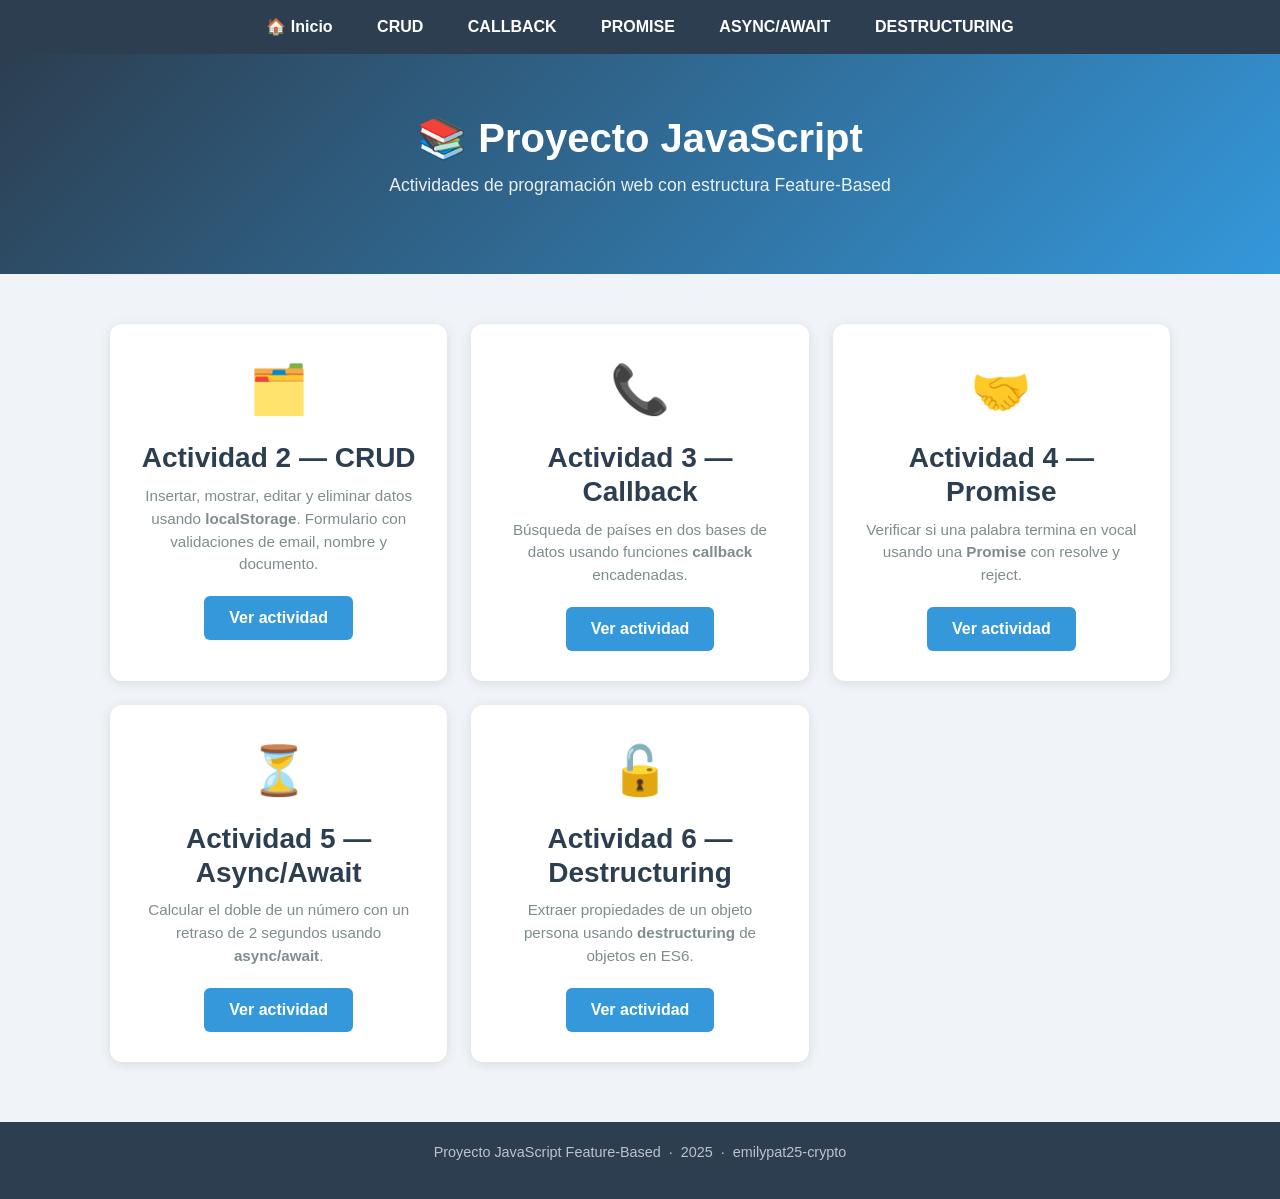
<file: index.html>
<!DOCTYPE html>
<html lang="es-CO">

<head>
    <meta charset="UTF-8">
    <meta name="viewport" content="width=device-width, initial-scale=1.0">
    <title>Proyecto JavaScript | Feature-Based</title>

    <!-- SEO -->
    <meta name="author" content="emilypat25-crypto">
    <meta name="description" content="Proyecto de actividades JavaScript: CRUD, Callback, Promise, Async/Await y Destructuring">

    <!-- Bootstrap 5 CSS -->
    <link href="https://cdn.jsdelivr.net/npm/bootstrap@5.3.3/dist/css/bootstrap.min.css" rel="stylesheet"
        integrity="sha384-QWTKZyjpPEjISv5WaRU9OFeRpok6YctnYmDr5pNlyT2bRjXh0JMhjY6hW+ALEwIH" crossorigin="anonymous" />
    <!-- Bootstrap Icons -->
    <link href="https://cdn.jsdelivr.net/npm/bootstrap-icons@1.11.3/font/bootstrap-icons.min.css" rel="stylesheet" />

    <style>
        body {
            font-family: Arial, Helvetica, sans-serif;
            background: #f0f4f8;
            margin: 0;
            padding: 0;
        }

        nav {
            background-color: #2c3e50;
            padding: 15px;
            text-align: center;
        }

        nav a {
            color: white;
            text-decoration: none;
            margin: 0 20px;
            font-weight: bold;
            font-size: 16px;
        }

        nav a:hover {
            color: #3498db;
        }

        .hero {
            background: linear-gradient(135deg, #2c3e50, #3498db);
            color: white;
            text-align: center;
            padding: 60px 20px;
        }

        .hero h1 {
            font-size: 2.5rem;
            font-weight: bold;
            margin-bottom: 10px;
        }

        .hero p {
            font-size: 1.1rem;
            opacity: 0.9;
        }

        .cards-section {
            max-width: 1100px;
            margin: 50px auto;
            padding: 0 20px;
        }

        .card-actividad {
            background: white;
            border-radius: 12px;
            box-shadow: 0 2px 12px rgba(0,0,0,0.1);
            padding: 30px;
            text-align: center;
            transition: transform 0.2s, box-shadow 0.2s;
            height: 100%;
        }

        .card-actividad:hover {
            transform: translateY(-5px);
            box-shadow: 0 8px 24px rgba(0,0,0,0.15);
        }

        .card-actividad .icon {
            font-size: 3rem;
            margin-bottom: 15px;
        }

        .card-actividad h3 {
            color: #2c3e50;
            font-weight: bold;
            margin-bottom: 10px;
        }

        .card-actividad p {
            color: #7f8c8d;
            font-size: 0.95rem;
            margin-bottom: 20px;
        }

        .btn-ir {
            display: inline-block;
            padding: 10px 25px;
            background-color: #3498db;
            color: white;
            border-radius: 6px;
            text-decoration: none;
            font-weight: bold;
            transition: background-color 0.3s;
        }

        .btn-ir:hover {
            background-color: #2980b9;
            color: white;
        }

        footer {
            background-color: #2c3e50;
            color: #bdc3c7;
            text-align: center;
            padding: 20px;
            margin-top: 60px;
            font-size: 0.9rem;
        }
    </style>
</head>

<body>

    <!-- Navegación -->
    <nav>
        <a href="index.html">🏠 Inicio</a>
        <a href="src/features/crud/index.html">CRUD</a>
        <a href="src/features/callback/indexcallback.html">CALLBACK</a>
        <a href="src/features/promise/promise.html">PROMISE</a>
        <a href="src/features/async/indexasync.html">ASYNC/AWAIT</a>
        <a href="src/features/destructuring/indexdestructuring.html">DESTRUCTURING</a>
    </nav>

    <!-- Hero -->
    <div class="hero">
        <h1>📚 Proyecto JavaScript</h1>
        <p>Actividades de programación web con estructura Feature-Based</p>
    </div>

    <!-- Cards -->
    <div class="cards-section">
        <div class="row g-4">

            <!-- CRUD -->
            <div class="col-12 col-md-6 col-lg-4">
                <div class="card-actividad">
                    <div class="icon">🗂️</div>
                    <h3>Actividad 2 — CRUD</h3>
                    <p>
                        Insertar, mostrar, editar y eliminar datos usando <strong>localStorage</strong>.
                        Formulario con validaciones de email, nombre y documento.
                    </p>
                    <a href="src/features/crud/index.html" class="btn-ir">Ver actividad</a>
                </div>
            </div>

            <!-- Callback -->
            <div class="col-12 col-md-6 col-lg-4">
                <div class="card-actividad">
                    <div class="icon">📞</div>
                    <h3>Actividad 3 — Callback</h3>
                    <p>
                        Búsqueda de países en dos bases de datos usando funciones
                        <strong>callback</strong> encadenadas.
                    </p>
                    <a href="src/features/callback/indexcallback.html" class="btn-ir">Ver actividad</a>
                </div>
            </div>

            <!-- Promise -->
            <div class="col-12 col-md-6 col-lg-4">
                <div class="card-actividad">
                    <div class="icon">🤝</div>
                    <h3>Actividad 4 — Promise</h3>
                    <p>
                        Verificar si una palabra termina en vocal usando una
                        <strong>Promise</strong> con resolve y reject.
                    </p>
                    <a href="src/features/promise/promise.html" class="btn-ir">Ver actividad</a>
                </div>
            </div>

            <!-- Async / Await -->
            <div class="col-12 col-md-6 col-lg-4">
                <div class="card-actividad">
                    <div class="icon">⏳</div>
                    <h3>Actividad 5 — Async/Await</h3>
                    <p>
                        Calcular el doble de un número con un retraso de 2 segundos
                        usando <strong>async/await</strong>.
                    </p>
                    <a href="src/features/async/indexasync.html" class="btn-ir">Ver actividad</a>
                </div>
            </div>

            <!-- Destructuring -->
            <div class="col-12 col-md-6 col-lg-4">
                <div class="card-actividad">
                    <div class="icon">🔓</div>
                    <h3>Actividad 6 — Destructuring</h3>
                    <p>
                        Extraer propiedades de un objeto persona usando
                        <strong>destructuring</strong> de objetos en ES6.
                    </p>
                    <a href="src/features/destructuring/indexdestructuring.html" class="btn-ir">Ver actividad</a>
                </div>
            </div>

        </div>
    </div>

    <!-- Footer -->
    <footer>
        <p>Proyecto JavaScript Feature-Based &nbsp;·&nbsp; 2025 &nbsp;·&nbsp; emilypat25-crypto</p>
    </footer>

    <!-- Bootstrap JS -->
    <script src="https://cdn.jsdelivr.net/npm/bootstrap@5.3.3/dist/js/bootstrap.bundle.min.js"
        integrity="sha384-YvpcrYf0tY3lHB60NNkmXc4s9bIOgUxi8T/jzmHjqjT6ub/ABaFf2Bqh7pDHgbGVRE" crossorigin="anonymous">
    </script>

</body>

</html>
</file>
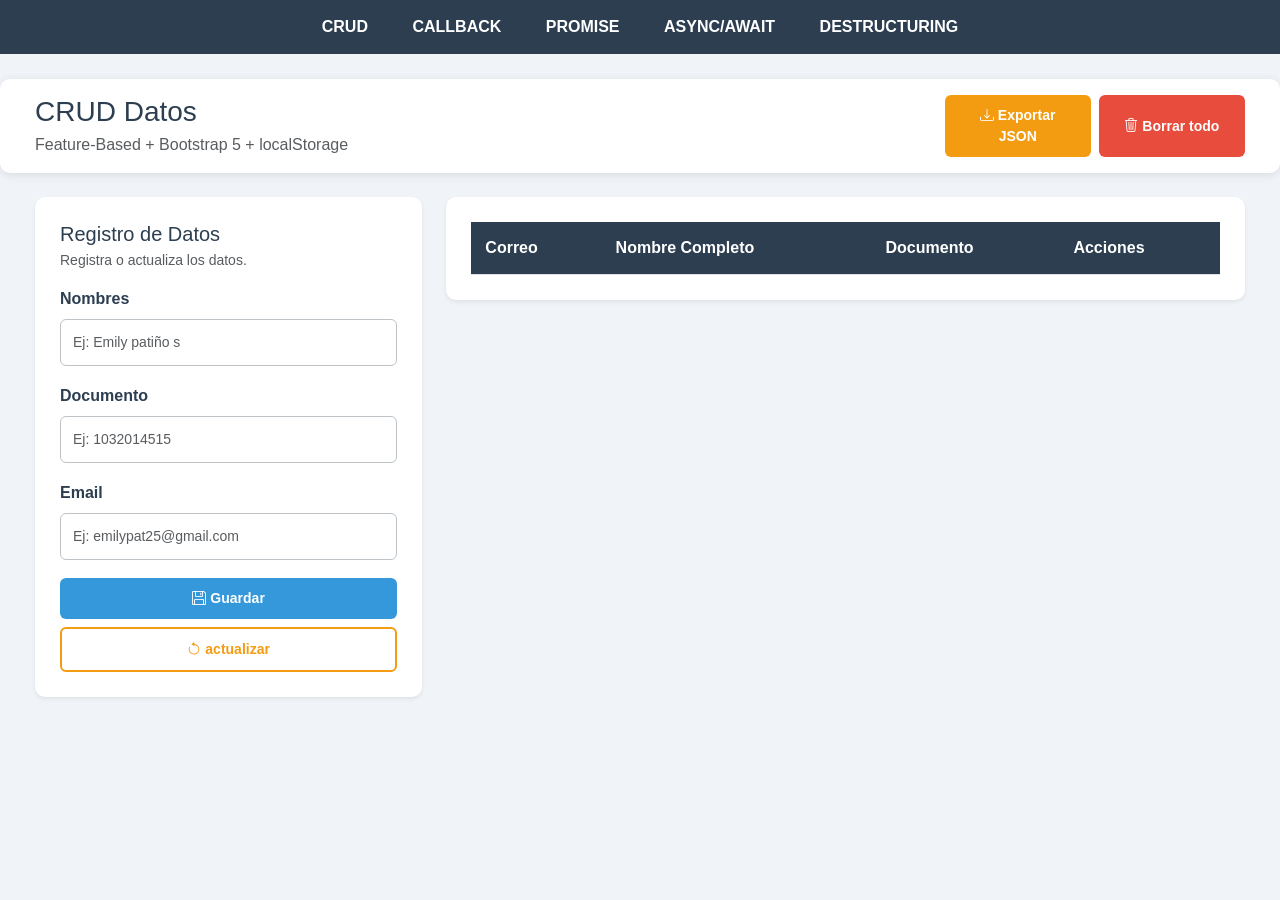
<file: src/features/crud/index.html>
<!DOCTYPE html>
<html lang="es-CO">

<head>
    <meta charset="UTF-8">
    <meta name="viewport" content="width=device-width, initial-scale=1.0">
    <title>CRUD Datos | Feature-Based + Bootstrap 5</title>
    <!--Favicon-->
    <link rel="shortcut icon" href="logosena.png" type="image/x-icon">
    <!-- Link Favicon Ctrl + Shift + R (Chrome cacheándolo)-->

    <!--SEO Tags-->
    <meta name="author" content="CRUD Datos | Feature-Based + Bootstrap 5">
    <meta name="description" content="Aplicativo web Bootstrap">
    <meta name="keywords" content="SENA, sena, Sena">

    <!--Optimization Tags-->
    <meta name="theme-color" content="#000000">
    <meta name="MobileOptimized" content="width">
    <meta name="HandhledFriendly" content="true">
    <meta name="mobile-web-app-capable" content="yes">
    <meta name="apple-mobile-web-app-status-bar-style" content="black-traslucent">

    <!-- Bootstrap 5 CSS -->
    <link href="https://cdn.jsdelivr.net/npm/bootstrap@5.3.3/dist/css/bootstrap.min.css" rel="stylesheet"
        integrity="sha384-QWTKZyjpPEjISv5WaRU9OFeRpok6YctnYmDr5pNlyT2bRjXh0JMhjY6hW+ALEwIH" crossorigin="anonymous" />
    <link rel="stylesheet" href="/src/shared/css/styles.css">
    <!-- Bootstrap Icons -->
    <link href="https://cdn.jsdelivr.net/npm/bootstrap-icons@1.11.3/font/bootstrap-icons.min.css" rel="stylesheet" />
</head>

<body>
    <!-- menu de navegacion -->
    <nav>
        <a href="/src/features/crud/index.html">CRUD</a>
        <a href="/src/features/callback/indexcallback.html">CALLBACK</a>
        <a href="/src/features/promise/promise.html">PROMISE</a>
        <a href="/src/features/async/indexasync.html">ASYNC/AWAIT</a>
        <a href="/src/features/destructuring/indexdestructuring.html">DESTRUCTURING</a>


    </nav>


    <header
        class="container-fluid py-3 d-flex flex-column flex-md-row justify-content-between align-items-md-center gap-3 mb-4">
        <div>
            <p class="h3 mb-1">CRUD Datos</p>
            <p class="text-muted mb-0">Feature-Based + Bootstrap 5 + localStorage</p>
        </div>

        <div class="d-flex gap-2">
            <button class="btn btn-warning" id="btnExportar">
                <i class="bi bi-download"></i> Exportar JSON
            </button>
            <button class="btn btn-danger" id="btnBorrarTodo">
                <i class="bi bi-trash3"></i> Borrar todo
            </button>
        </div>
    </header>

    <main class="container-fluid">
        <div class="row g-4">

            <!-- FORM -->
            <div class="col-12 col-lg-4">
                <div class="card border-0 shadow-sm">
                    <div class="card-body">
                        <h2 class="h5 mb-1">Registro de Datos</h2>
                        <p class="text-muted small mb-3">Registra o actualiza los datos.</p>

                        <form id="studentForm" autocomplete="off">
                            <input type="hidden" id="studentId" />

                            <div class="mb-3">
                                <label class="form-label">Nombres</label>
                                <input class="form-control" id="nombre" required placeholder="Ej: Emily patiño s" />
                            </div>

                            <div class="mb-3">
                                <label class="form-label">Documento</label>
                                <input type="number" class="form-control" id="documento" required
                                    placeholder="Ej: 1032014515" />
                            </div>

                            <div class="mb-3">
                                <label class="form-label">Email</label>
                                <input type="email" class="form-control" id="email" required
                                    placeholder="Ej: emilypat25@gmail.com" />
                            </div>

                            <div class="d-grid gap-2">
                                <!-- IMPORTANTE: type="button" para evitar recarga -->
                                <button class="btn btn-primary" type="button" id="btnAdd" onclick="addData()">
                                    <i class="bi bi-floppy"></i> Guardar
                                </button>

                                <button class="btn btn-outline-warning" type="button" onclick="updateData()">
                                    <i class="bi bi-arrow-counterclockwise"></i> actualizar
                                </button>
                            </div>
                        </form>

                    </div>
                </div>
            </div>

            <!-- TABLE -->
            <div class="col-12 col-lg-8">
                <div class="card border-0 shadow-sm">
                    <div class="card-body">

                        <div class="table-responsive" id="tableData">
                            <table class="table table-striped table-hover align-middle mb-0">
                                <thead>
                                    <tr>
                                        <th scope="col">Correo</th>
                                        <th scope="col">Nombre Completo</th>
                                        <th scope="col">Documento</th>
                                        <th scope="col">Acciones</th>
                                    </tr>
                                </thead>
                                <tbody></tbody>
                            </table>
                        </div>
                        <div id="emptyState" class="text-center py-4 d-none"></div>
                    </div>
                </div>
            </div>

        </div>
    </main>

    <!-- <footer class="bg-dark">
        <p class="py-4 text-center text-light mb-0">Emily patiño s - 2026</p>
    </footer> -->

    <!-- Bootstrap 5 JS Bundle -->
    <script src="https://cdn.jsdelivr.net/npm/bootstrap@5.3.3/dist/js/bootstrap.bundle.min.js"
        integrity="sha384-YvpcrYf0tY3lHB60NNkmXc5s9fDVZLESaAA55NDzOxhy9GkcIdslK1eN7N6jIeHz" crossorigin="anonymous">
        </script>
    <script src="/src/features/crud/main.js"></script>
</body>

</html>
</file>
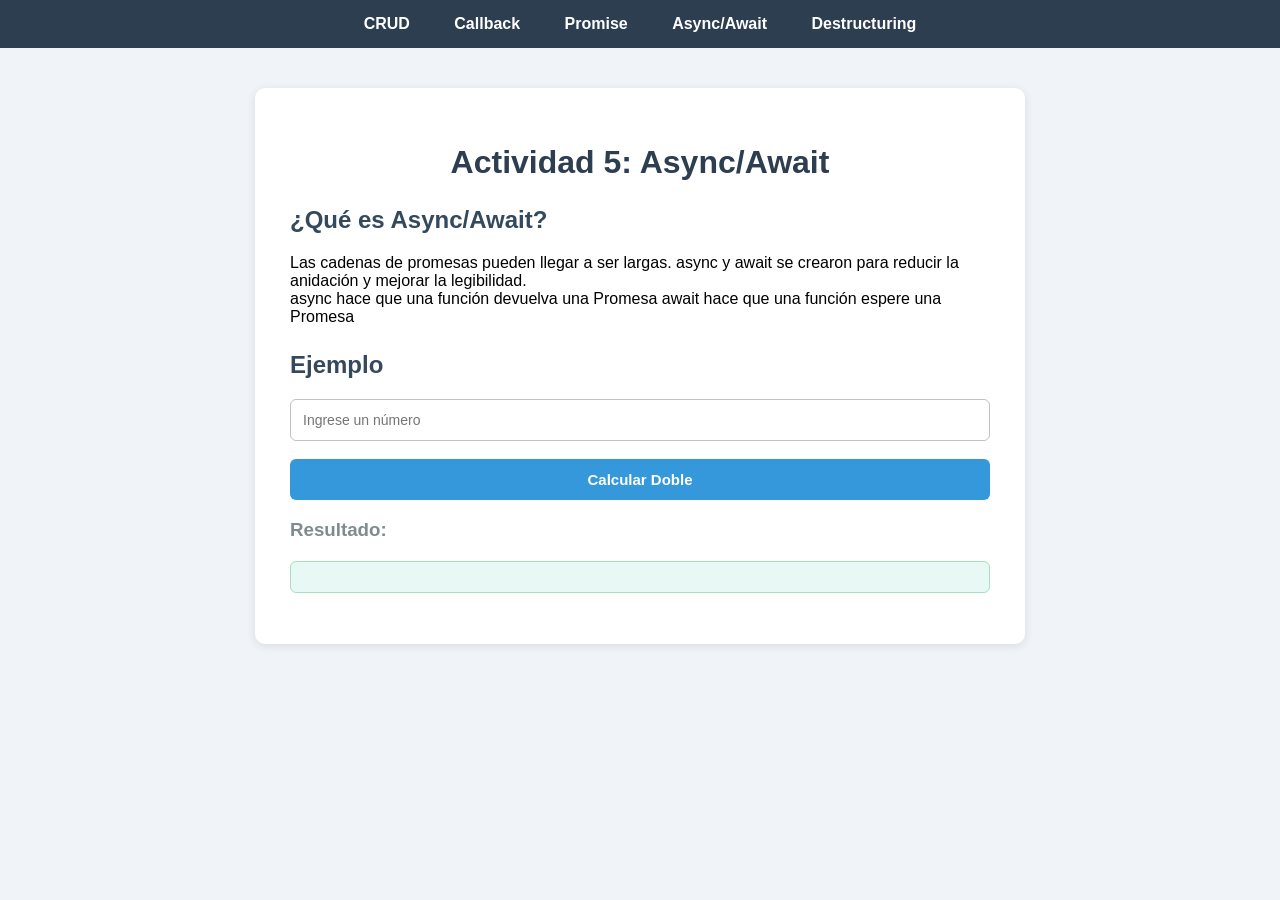
<file: src/features/async/indexasync.html>
<!DOCTYPE html>
<html lang="es">

<head>
    <meta charset="UTF-8">
    <title>Actividad 5 - Async/Await</title>

    <!-- Conectamos el CSS -->
    <link rel="stylesheet" href="/src/shared/css/styles.css">
</head>

<body>

    <!-- Menú lateral -->
    <nav>
        <a href="/src/features/crud/index.html">CRUD</a>
        <a href="/src/features/callback/indexcallback.html">Callback</a>
        <a href="/src/features/promise/promise.html">Promise</a>
        <a href="/src/features/async/indexasync.html">Async/Await</a>
        <a href="/src/features/destructuring/indexdestructuring.html">Destructuring</a>
    </nav>

    <div class="contenedor">
        <h1>Actividad 5: Async/Await</h1>

        <h2>¿Qué es Async/Await?</h2>
        <p>
            Las cadenas de promesas pueden llegar a ser largas.
            async y await se crearon para reducir la anidación y mejorar la legibilidad. <br>
            async hace que una función devuelva una Promesa
            await hace que una función espere una Promesa </p>

        <h2>Ejemplo</h2>

        <input type="number" id="numero" placeholder="Ingrese un número">
        <button onclick="calcularDoble()">Calcular Doble</button>

        <h3>Resultado:</h3>
        <p id="resultado"></p>
    </div>

    <!-- Conectamos el JS -->
    <script src="/src/features/async/mainasync.js"></script>
</body>

</html>
</file>
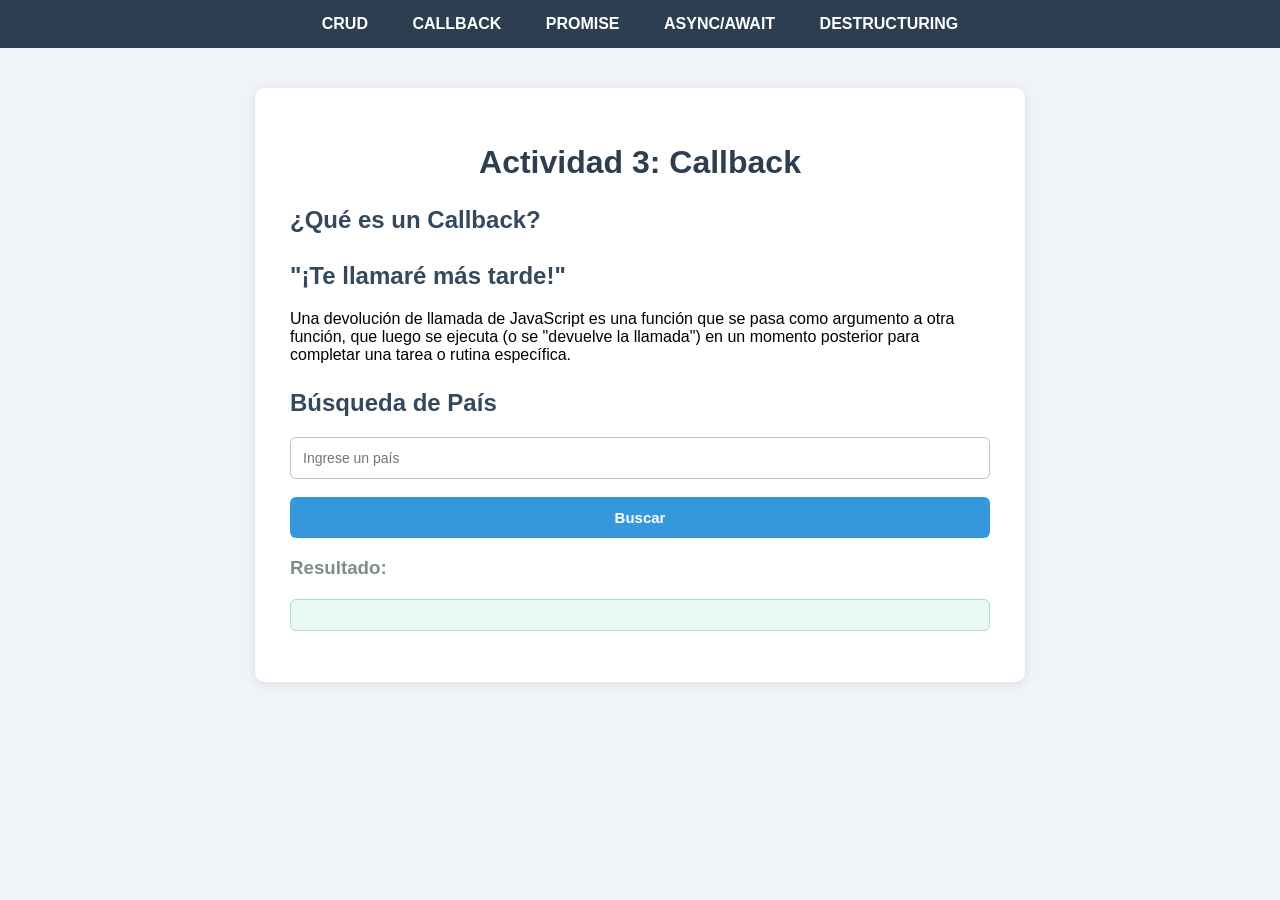
<file: src/features/callback/indexcallback.html>
<!DOCTYPE html>
<html lang="es">

<head>
    <meta charset="UTF-8">
    <title>Actividad 3 - Callback</title>

    <!-- CSS -->
    <link rel="stylesheet" href="/src/shared/css/styles.css">
</head>

<body>

    <!-- Menú de navegación -->
    <nav>
        <a href="../crud/index.html">CRUD</a>
        <a href="indexcallback.html">CALLBACK</a>
        <a href="../promise/promise.html">PROMISE</a>
        <a href="../async/indexasync.html">ASYNC/AWAIT</a>
        <a href="../destructuring/indexdestructuring.html">DESTRUCTURING</a>
    </nav>

    <!-- Contenedor principal -->
    <div class="contenedor">

        <h1>Actividad 3: Callback</h1>

        <h2>¿Qué es un Callback? <br><br>
            "¡Te llamaré más tarde!"
        </h2>
        <p>
            Una devolución de llamada de JavaScript es una función
            que se pasa como argumento a otra función, que luego se ejecuta
            (o se "devuelve la llamada") en un momento posterior para completar
            una tarea o rutina específica.
        </p>

        <!-- SECCIÓN DE BÚSQUEDA -->

        <h2>Búsqueda de País</h2>

        <input type="text" id="pais" placeholder="Ingrese un país">

        <button onclick="buscarPais()">Buscar</button>

        <h3>Resultado:</h3>

        <!-- SOLO UN RESULTADO -->
        <p id="resultado"></p>

    </div> <!-- Cierre correcto del contenedor -->

    <!-- JavaScript -->
    <script src="/src/features/callback/maincallback.js"></script>

</body>

</html>
</file>
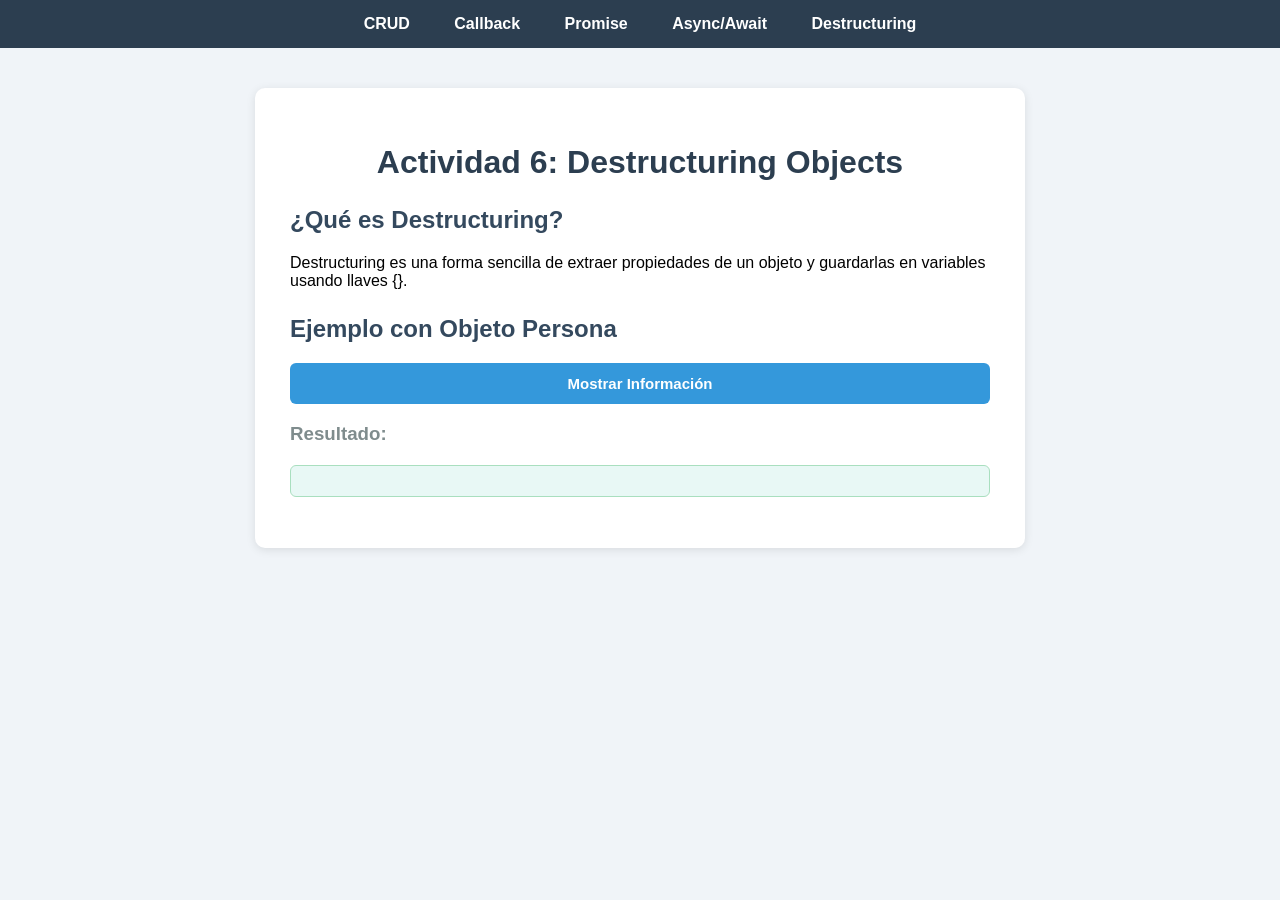
<file: src/features/destructuring/indexdestructuring.html>
<!DOCTYPE html>
<html lang="es">

<head>
    <meta charset="UTF-8">
    <title>Actividad 6 - Destructuring</title>

    <!-- Usamos el mismo estilo del callback -->
    <link rel="stylesheet" href="/src/shared/css/styles.css">
</head>

<body>

    <!-- Menú de navegación -->
    <nav>
        <a href="/src/features/crud/index.html">CRUD</a>
        <a href="/src/features/callback/indexcallback.html">Callback</a>
        <a href="/src/features/promise/promise.html">Promise</a>
        <a href="/src/features/async/indexasync.html">Async/Await</a>
        <a href="/src/features/destructuring/indexdestructuring.html">Destructuring</a>
    </nav>

    <div class="contenedor">
        <h1>Actividad 6: Destructuring Objects</h1>

        <h2>¿Qué es Destructuring?</h2>
        <p>
            Destructuring es una forma sencilla de extraer propiedades de un objeto
            y guardarlas en variables usando llaves {}.
        </p>

        <h2>Ejemplo con Objeto Persona</h2>

        <button onclick="mostrarDatos()">
            Mostrar Información
        </button>

        <h3>Resultado:</h3>
        <p id="resultado"></p>
    </div>

    <!-- Conectamos el JS -->
    <script src="/src/features/destructuring/maindestructuring.js"></script>

</body>

</html>
</file>
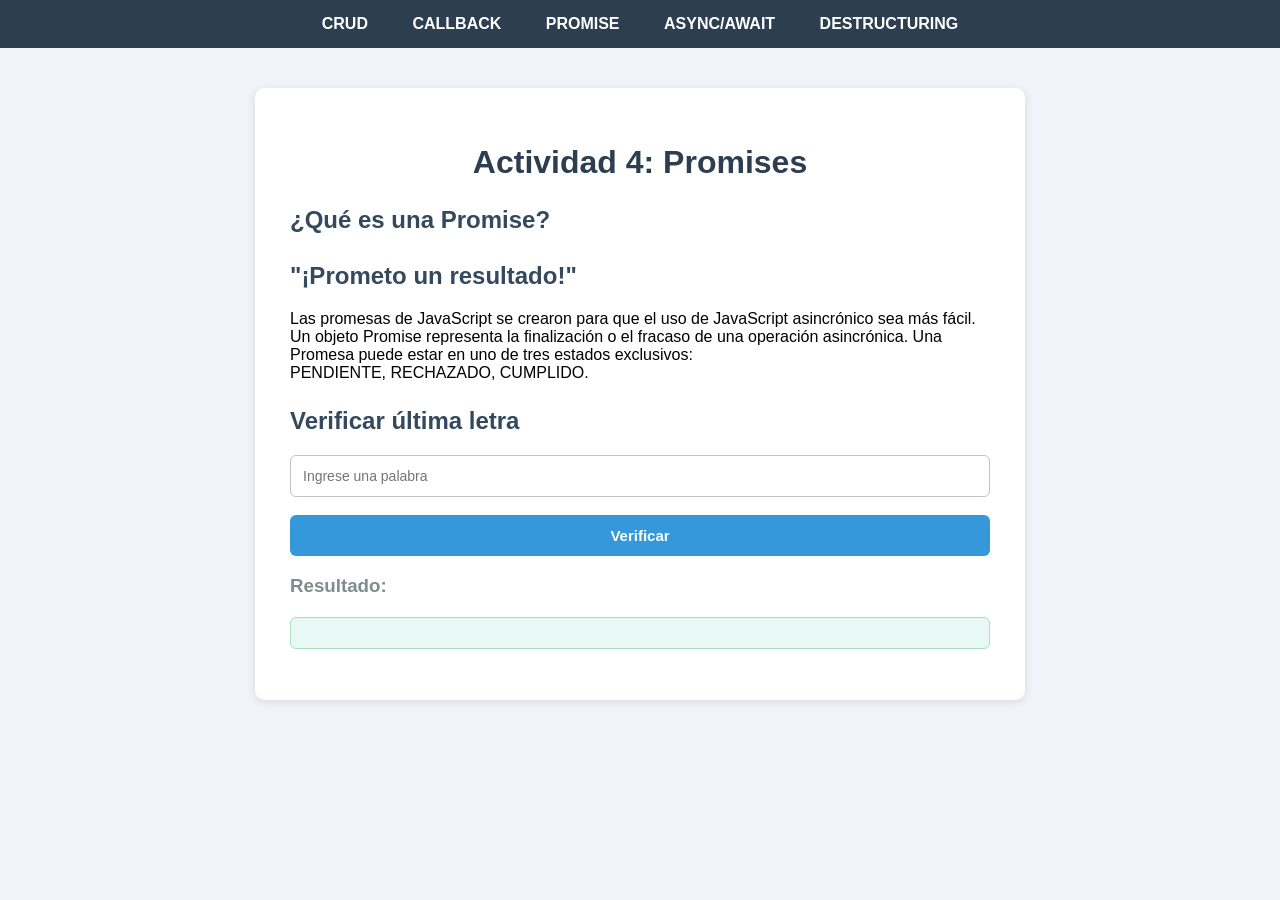
<file: src/features/promise/promise.html>
<!DOCTYPE html>
<html lang="es">

<head>
    <meta charset="UTF-8">
    <title>Actividad 4 - Promises</title>

    <!-- Conectamos el CSS -->
    <link rel="stylesheet" href="/src/shared/css/styles.css">
</head>

<body>

    <!-- Menú de navegación -->
    <nav>
        <a href="/src/features/crud/index.html">CRUD</a>
        <a href="/src/features/callback/indexcallback.html">CALLBACK</a>
        <a href="/src/features/promise/promise.html">PROMISE</a>
        <a href="/src/features/async/indexasync.html">ASYNC/AWAIT</a>
        <a href="/src/features/destructuring/indexdestructuring.html">DESTRUCTURING</a>
    </nav>

    <div class="contenedor">

        <h1>Actividad 4: Promises</h1>

        <h2>¿Qué es una Promise? <br> <br>
            "¡Prometo un resultado!"
        </h2>

        <p>
            Las promesas de JavaScript se crearon para que el uso de JavaScript asincrónico sea más fácil.
            Un objeto Promise representa la finalización o el fracaso de una operación asincrónica.
            Una Promesa puede estar en uno de tres estados exclusivos: <br>
            PENDIENTE, RECHAZADO, CUMPLIDO.
        </p>

        <h2>Verificar última letra</h2>

        <!-- Input donde el usuario escribe la palabra -->
        <input type="text" id="texto" placeholder="Ingrese una palabra">

        <!-- Botón que ejecuta la función -->
        <button onclick="verificarCadena()">Verificar</button>

        <h3>Resultado:</h3>
        <p id="resultado"></p>

    </div>

    <!-- Conectamos el JS -->
    <script src="../promise/mainpromise.js"></script>

</body>

</html>
</file>
<file: src/shared/css/styles.css>
/* ===== ESTILOS UNIFICADOS - UN SOLO CSS PARA TODOS ===== */

/* Fondo general */
body {
    font-family: Arial, Helvetica, sans-serif;
    background: #f0f4f8;
    margin: 0;
    padding: 0;
}

/* Barra de navegación */
nav {
    background-color: #2c3e50;
    padding: 15px;
    text-align: center;
}

nav a {
    color: white;
    text-decoration: none;
    margin: 0 20px;
    font-weight: bold;
    font-size: 16px;
}

nav a:hover {
    color: #3498db;
}

/* Contenedor principal */
.contenedor {
    max-width: 700px;
    margin: 40px auto;
    background-color: white;
    padding: 35px;
    border-radius: 10px;
    box-shadow: 0 2px 10px rgba(0, 0, 0, 0.1);
}

/* Títulos */
h1 {
    text-align: center;
    color: #2c3e50;
    margin-bottom: 25px;
}

h2 {
    color: #34495e;
    margin-top: 25px;
}

h3 {
    color: #7f8c8d;
}

/* Labels */
label {
    display: block;
    margin-bottom: 8px;
    color: #2c3e50;
    font-weight: bold;
}

/* Input */
input {
    width: 100%;
    padding: 12px;
    margin-bottom: 18px;
    border-radius: 6px;
    border: 1px solid #bdc3c7;
    font-size: 14px;
    box-sizing: border-box;
}

input:focus {
    outline: none;
    border-color: #3498db;
}

/* Botón */
button {
    width: 100%;
    padding: 12px;
    background-color: #3498db;
    color: white;
    border: none;
    border-radius: 6px;
    cursor: pointer;
    font-size: 15px;
    font-weight: bold;
    transition: background-color 0.3s;
}

button:hover {
    background-color: #2980b9;
}

/* Resultado */
#resultado {
    margin-top: 20px;
    font-weight: bold;
    text-align: center;
    font-size: 16px;
    color: #27ae60;
    padding: 15px;
    background-color: #e8f8f5;
    border-radius: 6px;
    border: 1px solid #a9dfbf;
}

/* ===== ESTILOS CRUD ESPECÍFICOS ===== */

/* Header */
header {
    background-color: white;
    padding: 25px 35px;
    margin: 25px 35px;
    border-radius: 10px;
    box-shadow: 0 2px 10px rgba(0, 0, 0, 0.1);
}

header .h3 {
    color: #2c3e50;
    margin: 0;
}

header .text-muted {
    color: #7f8c8d;
}

/* Contenedor */
.container-fluid {
    padding: 0 35px;
}

/* Tarjetas */
.card {
    background-color: white;
    border-radius: 10px;
    box-shadow: 0 2px 10px rgba(0, 0, 0, 0.1);
    margin-bottom: 20px;
    overflow: hidden;
}

.card-body {
    padding: 25px;
}

.h5,
.h2 {
    color: #2c3e50;
    margin: 0 0 15px 0;
}

.form-label {
    color: #2c3e50;
    font-weight: bold;
    margin-bottom: 8px;
    display: block;
}

.form-control {
    width: 100%;
    padding: 12px;
    border-radius: 6px;
    border: 1px solid #bdc3c7;
    font-size: 14px;
    box-sizing: border-box;
}

.form-control:focus {
    outline: none;
    border-color: #3498db;
}

.btn {
    padding: 10px 20px;
    border-radius: 6px;
    font-weight: bold;
    font-size: 14px;
    border: none;
    cursor: pointer;
    transition: background-color 0.3s;
}

.btn-primary {
    background-color: #3498db;
    color: white;
}

.btn-primary:hover {
    background-color: #2980b9;
}

.btn-warning {
    background-color: #f39c12;
    color: white;
}

.btn-warning:hover {
    background-color: #e67e22;
}

.btn-danger {
    background-color: #e74c3c;
    color: white;
}

.btn-danger:hover {
    background-color: #c0392b;
}

.btn-outline-warning {
    border: 2px solid #f39c12;
    color: #f39c12;
    background: transparent;
}

.btn-outline-warning:hover {
    background-color: #f39c12;
    color: white;
}

.btn-delete {
    background-color: #e74c3c;
    color: white;
    border: none;
    padding: 8px 15px;
    border-radius: 5px;
    cursor: pointer;
    font-weight: bold;
    font-size: 13px;
}

.btn-delete:hover {
    background-color: #c0392b;
}

.btn-edit {
    background-color: #3498db;
    color: white;
    border: none;
    padding: 8px 15px;
    border-radius: 5px;
    cursor: pointer;
    font-weight: bold;
    font-size: 13px;
}

.btn-edit:hover {
    background-color: #2980b9;
}

.table {
    width: 100%;
    border-collapse: collapse;
}

.table thead tr th {
    background-color: #2c3e50;
    color: white;
    padding: 14px;
    font-weight: bold;
    text-align: left;
}

.table tbody tr td {
    padding: 14px;
    border-bottom: 1px solid #bdc3c7;
    color: #2c3e50;
}

.table tbody tr:nth-child(even) {
    background-color: #f8f9fa;
}

.table tbody tr:hover {
    background-color: #e8f4f8;
}

/* Cajas de código */
pre {
    background: #2c3e50;
    color: #ecf0f1;
    padding: 20px;
    border-radius: 6px;
    overflow-x: auto;
    font-family: 'Courier New', Courier, monospace;
    font-size: 13px;
    margin: 20px 0;
}

code {
    font-family: 'Courier New', Courier, monospace;
}

/* Responsive */
@media (max-width: 992px) {
    header {
        margin: 20px;
        padding: 20px;
    }

    .container-fluid {
        padding: 0 20px;
    }
}

@media (max-width: 768px) {
    .contenedor {
        margin: 20px;
        padding: 25px;
    }

    nav {
        padding: 12px;
    }

    nav a {
        margin: 0 10px;
        font-size: 14px;
    }

    header {
        margin: 15px;
        padding: 15px 20px;
    }

    .card-body {
        padding: 20px;
    }

    .table thead tr th,
    .table tbody tr td {
        padding: 10px;
        font-size: 13px;
    }
}
</file>
